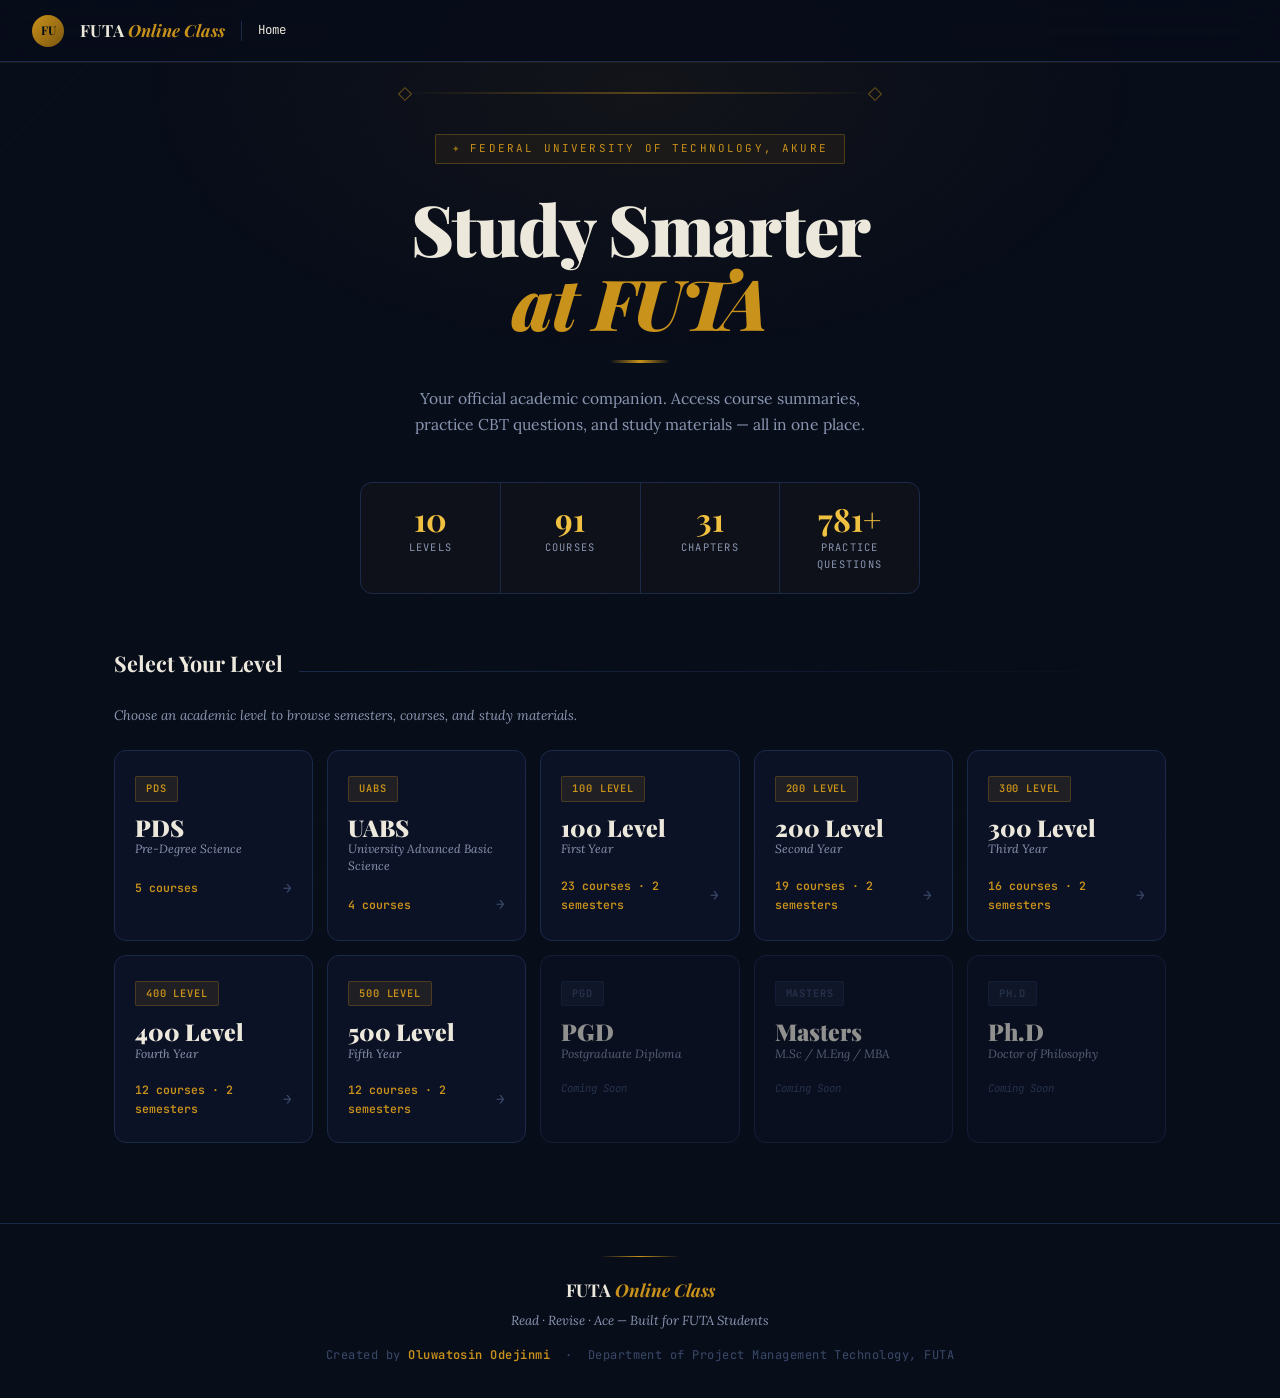
<file: futa-portal/index.html>
<!DOCTYPE html>
<html lang="en">
<head>
<meta charset="UTF-8" />
<meta name="viewport" content="width=device-width, initial-scale=1.0" />
<title>FUTA Online Class</title>
<link rel="preconnect" href="https://fonts.googleapis.com" />
<link href="https://fonts.googleapis.com/css2?family=Playfair+Display:ital,wght@0,500;0,700;0,900;1,700&family=Lora:ital,wght@0,400;0,500;0,600;1,400&family=JetBrains+Mono:wght@400;600&display=swap" rel="stylesheet" />
<link rel="stylesheet" href="style.css" />
</head>
<body>

<!-- NAVIGATION -->
<nav>
  <div class="nav-crest" onclick="navigate('home')">FU</div>
  <div class="nav-logo" onclick="navigate('home')">FUTA <span>Online Class</span></div>
  <div class="nav-divider"></div>
  <div class="nav-breadcrumb" id="breadcrumb"></div>
</nav>

<!-- PAGE: HOME -->
<div class="page active" id="page-home">
  <div class="hero">
    <div class="hero-ornament"></div>
    <div class="hero-badge">Federal University of Technology, Akure</div>
    <h1>Study Smarter<span class="line2">at FUTA</span></h1>
    <div class="hero-rule"></div>
    <p>Your official academic companion. Access course summaries, practice CBT questions, and study materials — all in one place.</p>
    <div class="hero-stats" id="hero-stats"></div>
  </div>
  <div class="container">
    <div class="section-head">
      <div class="section-title">Select Your Level</div>
      <div class="section-rule"></div>
    </div>
    <p class="section-sub">Choose an academic level to browse semesters, courses, and study materials.</p>
    <div class="level-grid" id="level-grid"></div>
  </div>
</div>

<!-- PAGE: LEVEL (courses by semester) -->
<div class="page" id="page-level">
  <div class="page-header">
    <button class="back-btn" onclick="navigate('home')">← All Levels</button>
    <div class="page-header-tag" id="level-tag"></div>
    <h2 id="level-title"></h2>
    <p id="level-desc"></p>
    <div class="page-header-rule"></div>
  </div>
  <div class="container">
    <div id="course-content"></div>
  </div>
</div>

<!-- PAGE: COURSE (chapters) -->
<div class="page" id="page-course">
  <div class="page-header">
    <button class="back-btn" id="course-back-btn">← Back to Courses</button>
    <div class="page-header-tag" id="course-tag"></div>
    <h2 id="course-title"></h2>
    <p id="course-desc"></p>
    <div class="page-header-rule"></div>
  </div>
  <div class="container">
    <div id="chapter-content"></div>
  </div>
</div>

<!-- CBT MODAL -->
<div class="modal-overlay" id="cbt-modal">
  <div class="modal">
    <button class="modal-close" onclick="closeCBT()">✕</button>
    <div class="modal-header">
      <div class="modal-title" id="cbt-modal-title">CBT Practice</div>
      <div class="modal-subtitle" id="cbt-modal-sub"></div>
    </div>
    <div id="cbt-body"></div>
  </div>
</div>

<!-- FOOTER -->
<footer class="site-footer">
  <div class="footer-rule"></div>
  <div class="footer-logo">FUTA <span>Online Class</span></div>
  <div class="footer-tagline">Read · Revise · Ace — Built for FUTA Students</div>
  <div class="footer-credit">Created by <strong>Oluwatosin Odejinmi</strong> &nbsp;·&nbsp; Department of Project Management Technology, FUTA</div>
</footer>

<!-- ============================================================
  COURSE DATA FILES — load each course's chapter data
  Add new course files here as you create them
============================================================ -->
<!-- 1. Registry FIRST — defines PORTAL_INJECT -->
<script src="registry.js"></script>

<!-- 2. Course files SECOND — call PORTAL_INJECT -->
<script src="courses/mts101.js"></script>
<script src="courses/ent301.js"></script>
<script src="courses/bio102.js"></script>
<script src="courses/mee102.js"></script>

<!-- 3. Data THIRD — reads _COURSE_REGISTRY -->
<script src="data.js"></script>

<!-- 4. App LAST — renders everything -->
<script src="app.js"></script>

<script>
  console.log("Registry:", _COURSE_REGISTRY);
  console.log("MTS 101 chapters:", _COURSE_REGISTRY["MTS 101"]);
  
  const lvl = PORTAL_DATA.levels.find(l => l.id === "100");
  const sem = lvl.semesters.find(s => s.id === "1st");
  const course = sem.courses.find(c => c.code === "MTS 101");
  console.log("Course chapters after inject:", course.chapters.length);
</script>

</body>
</html>
</file>
<file: futa-portal/style.css>
/* =============================================
   CSS CUSTOM PROPERTIES — Academic Navy/Gold
============================================= */
:root {
  --bg:         #080d1a;
  --bg2:        #0c1226;
  --bg3:        #101830;
  --card:       #0c1226;
  --card-hover: #121c38;
  --border:     #1c2a4a;
  --border-gold:#3a2e10;
  --accent:     #c9921a;
  --accent-lt:  #e8b84b;
  --accent-dim: #7a5510;
  --crimson:    #c0392b;
  --teal:       #2a9d8f;
  --text:       #ece8dc;
  --text-muted: #8a96b0;
  --text-dim:   #3a4a6a;
  --gold:       #c9921a;
  --gold-lt:    #f0c040;
  --radius:     12px;
  --radius-sm:  7px;
  --transition: 0.22s cubic-bezier(0.4,0,0.2,1);
}

* { box-sizing: border-box; margin: 0; padding: 0; }
html { scroll-behavior: smooth; }

body {
  background: var(--bg);
  color: var(--text);
  font-family: 'Lora', Georgia, serif;
  font-size: 15px;
  line-height: 1.65;
  min-height: 100vh;
  overflow-x: hidden;
}

/* ── Diagonal lines pattern ── */
body::before {
  content: '';
  position: fixed;
  inset: 0;
  background-image:
    repeating-linear-gradient(
      -45deg,
      transparent,
      transparent 40px,
      rgba(201,146,26,0.018) 40px,
      rgba(201,146,26,0.018) 41px
    );
  pointer-events: none;
  z-index: 0;
}

/* ── Subtle radial glow ── */
body::after {
  content: '';
  position: fixed;
  top: -20%;
  left: 50%;
  transform: translateX(-50%);
  width: 80vw;
  height: 60vh;
  background: radial-gradient(ellipse, rgba(201,146,26,0.055) 0%, transparent 70%);
  pointer-events: none;
  z-index: 0;
}

/* ━━━━━━━━━━━━━━━━━━━━━━━━━━━━━━━━━━━━━━━
   NAV
━━━━━━━━━━━━━━━━━━━━━━━━━━━━━━━━━━━━━━━ */
nav {
  position: sticky;
  top: 0;
  z-index: 100;
  display: flex;
  align-items: center;
  gap: 16px;
  padding: 0 32px;
  height: 62px;
  background: rgba(8,13,26,0.92);
  backdrop-filter: blur(20px);
  border-bottom: 1px solid var(--border);
  box-shadow: 0 1px 0 rgba(201,146,26,0.1);
}

.nav-crest {
  width: 32px;
  height: 32px;
  border-radius: 50%;
  background: linear-gradient(135deg, var(--gold) 0%, #7a5510 100%);
  display: flex;
  align-items: center;
  justify-content: center;
  font-size: 0.75rem;
  font-weight: 700;
  color: var(--bg);
  font-family: 'Playfair Display', serif;
  flex-shrink: 0;
  cursor: pointer;
}

.nav-logo {
  font-family: 'Playfair Display', serif;
  font-size: 1.05rem;
  font-weight: 700;
  color: var(--text);
  cursor: pointer;
  user-select: none;
  letter-spacing: 0.01em;
}
.nav-logo span {
  color: var(--gold);
  font-style: italic;
}

.nav-divider {
  width: 1px;
  height: 20px;
  background: var(--border);
  flex-shrink: 0;
}

.nav-breadcrumb {
  display: flex;
  align-items: center;
  gap: 6px;
  font-size: 0.78rem;
  color: var(--text-muted);
  font-family: 'JetBrains Mono', monospace;
  flex-wrap: wrap;
}
.nav-breadcrumb .sep { opacity: 0.35; }
.nav-breadcrumb .crumb {
  cursor: pointer;
  color: var(--text-muted);
  transition: color var(--transition);
}
.nav-breadcrumb .crumb:hover { color: var(--gold); }
.nav-breadcrumb .crumb.active { color: var(--text); pointer-events: none; }

/* ━━━━━━━━━━━━━━━━━━━━━━━━━━━━━━━━━━━━━━━
   PAGES
━━━━━━━━━━━━━━━━━━━━━━━━━━━━━━━━━━━━━━━ */
.page { display: none; position: relative; z-index: 1; animation: fadeUp 0.35s ease forwards; }
.page.active { display: block; }

@keyframes fadeUp {
  from { opacity: 0; transform: translateY(16px); }
  to   { opacity: 1; transform: translateY(0); }
}

/* ━━━━━━━━━━━━━━━━━━━━━━━━━━━━━━━━━━━━━━━
   HERO
━━━━━━━━━━━━━━━━━━━━━━━━━━━━━━━━━━━━━━━ */
.hero {
  position: relative;
  padding: 72px 28px 52px;
  text-align: center;
  max-width: 820px;
  margin: 0 auto;
  overflow: hidden;
}

.hero-ornament {
  position: absolute;
  top: 30px;
  left: 50%;
  transform: translateX(-50%);
  width: 480px;
  height: 2px;
  background: linear-gradient(90deg, transparent, rgba(201,146,26,0.4), transparent);
}
.hero-ornament::before, .hero-ornament::after {
  content: '';
  position: absolute;
  top: -3px;
  width: 8px;
  height: 8px;
  border: 1px solid rgba(201,146,26,0.5);
  transform: rotate(45deg);
}
.hero-ornament::before { left: 0; }
.hero-ornament::after  { right: 0; }

.hero-badge {
  display: inline-flex;
  align-items: center;
  gap: 8px;
  font-family: 'JetBrains Mono', monospace;
  font-size: 0.68rem;
  letter-spacing: 0.2em;
  text-transform: uppercase;
  color: var(--gold);
  border: 1px solid rgba(201,146,26,0.3);
  background: rgba(201,146,26,0.07);
  padding: 5px 16px;
  border-radius: 2px;
  margin-bottom: 28px;
}
.hero-badge::before {
  content: '✦';
  font-size: 0.55rem;
  opacity: 0.7;
}

.hero h1 {
  font-family: 'Playfair Display', serif;
  font-size: clamp(2.6rem, 6vw, 4.4rem);
  font-weight: 900;
  line-height: 1.05;
  color: var(--text);
  margin-bottom: 20px;
  letter-spacing: -0.02em;
}
.hero h1 .line2 {
  display: block;
  color: var(--gold);
  font-style: italic;
}

.hero-rule {
  width: 60px;
  height: 3px;
  background: linear-gradient(90deg, transparent, var(--gold), transparent);
  margin: 0 auto 22px;
}

.hero p {
  color: var(--text-muted);
  font-size: 0.98rem;
  max-width: 500px;
  margin: 0 auto;
  font-family: 'Lora', serif;
  line-height: 1.7;
}

.hero-stats {
  display: flex;
  justify-content: center;
  gap: 0;
  margin-top: 44px;
  border: 1px solid var(--border);
  border-radius: var(--radius);
  overflow: hidden;
  max-width: 560px;
  margin-left: auto;
  margin-right: auto;
  background: rgba(201,146,26,0.03);
}
.stat {
  flex: 1;
  padding: 20px 12px;
  text-align: center;
  border-right: 1px solid var(--border);
  position: relative;
}
.stat:last-child { border-right: none; }
.stat-num {
  font-family: 'Playfair Display', serif;
  font-size: 2rem;
  font-weight: 700;
  color: var(--gold-lt);
  line-height: 1;
  margin-bottom: 4px;
}
.stat-label {
  font-size: 0.65rem;
  color: var(--text-muted);
  text-transform: uppercase;
  letter-spacing: 0.12em;
  font-family: 'JetBrains Mono', monospace;
}

/* ━━━━━━━━━━━━━━━━━━━━━━━━━━━━━━━━━━━━━━━
   SECTION TITLES
━━━━━━━━━━━━━━━━━━━━━━━━━━━━━━━━━━━━━━━ */
.section-head {
  display: flex;
  align-items: baseline;
  gap: 16px;
  margin-bottom: 22px;
}
.section-title {
  font-family: 'Playfair Display', serif;
  font-size: 1.35rem;
  font-weight: 700;
  color: var(--text);
}
.section-rule {
  flex: 1;
  height: 1px;
  background: linear-gradient(90deg, var(--border), transparent);
}
.section-sub {
  color: var(--text-muted);
  font-size: 0.85rem;
  margin-bottom: 24px;
  font-family: 'Lora', serif;
  font-style: italic;
}

/* ━━━━━━━━━━━━━━━━━━━━━━━━━━━━━━━━━━━━━━━
   CONTAINER
━━━━━━━━━━━━━━━━━━━━━━━━━━━━━━━━━━━━━━━ */
.container {
  max-width: 1100px;
  margin: 0 auto;
  padding: 0 24px 80px;
}

/* ━━━━━━━━━━━━━━━━━━━━━━━━━━━━━━━━━━━━━━━
   LEVEL GRID (Home Page)
━━━━━━━━━━━━━━━━━━━━━━━━━━━━━━━━━━━━━━━ */
.level-grid {
  display: grid;
  grid-template-columns: repeat(auto-fill, minmax(175px, 1fr));
  gap: 14px;
}

.level-card {
  background: var(--card);
  border: 1px solid var(--border);
  border-radius: var(--radius);
  padding: 24px 20px;
  cursor: pointer;
  transition: background var(--transition), border-color var(--transition), transform var(--transition), box-shadow var(--transition);
  position: relative;
  overflow: hidden;
}
.level-card::after {
  content: '';
  position: absolute;
  bottom: 0; left: 0; right: 0;
  height: 2px;
  background: linear-gradient(90deg, var(--accent-dim), var(--gold), var(--accent-dim));
  opacity: 0;
  transition: opacity var(--transition);
}
.level-card:hover {
  background: var(--card-hover);
  border-color: rgba(201,146,26,0.35);
  transform: translateY(-3px);
  box-shadow: 0 8px 28px rgba(0,0,0,0.4), 0 0 0 1px rgba(201,146,26,0.1);
}
.level-card:hover::after { opacity: 1; }

.level-card.empty {
  opacity: 0.6;
  cursor: default;
}
.level-card.empty:hover {
  transform: none;
  background: var(--card);
  border-color: var(--border);
  box-shadow: none;
}
.level-card.empty::after { display: none; }

.level-badge {
  display: inline-block;
  font-family: 'JetBrains Mono', monospace;
  font-size: 0.65rem;
  font-weight: 600;
  letter-spacing: 0.08em;
  text-transform: uppercase;
  padding: 3px 10px;
  border-radius: 2px;
  margin-bottom: 14px;
  background: rgba(201,146,26,0.1);
  color: var(--gold);
  border: 1px solid rgba(201,146,26,0.25);
}
.level-card.empty .level-badge {
  background: rgba(58,74,106,0.2);
  color: var(--text-dim);
  border-color: var(--border);
}

.level-name {
  font-family: 'Playfair Display', serif;
  font-size: 1.45rem;
  font-weight: 900;
  color: var(--text);
  margin-bottom: 2px;
  line-height: 1;
}
.level-full {
  font-size: 0.75rem;
  color: var(--text-muted);
  margin-bottom: 18px;
  line-height: 1.4;
  font-family: 'Lora', serif;
  font-style: italic;
}
.level-footer {
  display: flex;
  align-items: center;
  justify-content: space-between;
  font-size: 0.72rem;
  color: var(--text-dim);
  font-family: 'JetBrains Mono', monospace;
}
.level-count { color: var(--gold); font-weight: 600; }
.level-arrow {
  font-size: 0.9rem;
  transition: transform var(--transition), color var(--transition);
}
.level-card:hover .level-arrow { transform: translateX(4px); color: var(--gold); }
.coming-soon-tag { font-size: 0.67rem; color: var(--text-dim); font-style: italic; }

/* ━━━━━━━━━━━━━━━━━━━━━━━━━━━━━━━━━━━━━━━
   BACK BUTTON
━━━━━━━━━━━━━━━━━━━━━━━━━━━━━━━━━━━━━━━ */
.back-btn {
  display: inline-flex;
  align-items: center;
  gap: 7px;
  font-size: 0.8rem;
  color: var(--text-muted);
  background: rgba(255,255,255,0.03);
  border: 1px solid var(--border);
  border-radius: 2px;
  padding: 7px 16px;
  cursor: pointer;
  transition: all var(--transition);
  margin-bottom: 28px;
  font-family: 'JetBrains Mono', monospace;
  letter-spacing: 0.03em;
}
.back-btn:hover {
  color: var(--gold);
  border-color: rgba(201,146,26,0.4);
  background: rgba(201,146,26,0.06);
}

/* ━━━━━━━━━━━━━━━━━━━━━━━━━━━━━━━━━━━━━━━
   PAGE HEADER
━━━━━━━━━━━━━━━━━━━━━━━━━━━━━━━━━━━━━━━ */
.page-header {
  padding: 44px 24px 0;
  max-width: 1100px;
  margin: 0 auto 36px;
  position: relative;
}
.page-header-top {
  display: flex;
  align-items: flex-start;
  justify-content: space-between;
  flex-wrap: wrap;
  gap: 16px;
  margin-bottom: 6px;
}
.page-header-tag {
  display: inline-block;
  font-family: 'JetBrains Mono', monospace;
  font-size: 0.66rem;
  text-transform: uppercase;
  letter-spacing: 0.18em;
  color: var(--gold);
  margin-bottom: 10px;
  opacity: 0.85;
}
.page-header h2 {
  font-family: 'Playfair Display', serif;
  font-size: clamp(1.9rem, 4vw, 3rem);
  font-weight: 900;
  color: var(--text);
  margin-bottom: 8px;
  line-height: 1.08;
  letter-spacing: -0.02em;
}
.page-header p {
  color: var(--text-muted);
  font-size: 0.9rem;
  font-style: italic;
  font-family: 'Lora', serif;
}
.page-header-rule {
  width: 100%;
  height: 1px;
  background: linear-gradient(90deg, rgba(201,146,26,0.4), rgba(201,146,26,0.05), transparent);
  margin-top: 24px;
}

/* ━━━━━━━━━━━━━━━━━━━━━━━━━━━━━━━━━━━━━━━
   SEMESTER TABS
━━━━━━━━━━━━━━━━━━━━━━━━━━━━━━━━━━━━━━━ */
.semester-tabs {
  display: flex;
  gap: 0;
  margin-bottom: 28px;
  border-bottom: 1px solid var(--border);
  overflow-x: auto;
  scrollbar-width: none;
}
.semester-tabs::-webkit-scrollbar { display: none; }

.sem-tab {
  font-family: 'JetBrains Mono', monospace;
  font-size: 0.75rem;
  letter-spacing: 0.06em;
  padding: 12px 24px;
  cursor: pointer;
  color: var(--text-muted);
  border-bottom: 2px solid transparent;
  margin-bottom: -1px;
  transition: all var(--transition);
  white-space: nowrap;
  text-transform: uppercase;
  position: relative;
}
.sem-tab:hover { color: var(--text); }
.sem-tab.active {
  color: var(--gold);
  border-bottom-color: var(--gold);
  background: rgba(201,146,26,0.04);
}

.sem-panel { display: none; }
.sem-panel.active { display: block; animation: fadeUp 0.25s ease forwards; }

/* ━━━━━━━━━━━━━━━━━━━━━━━━━━━━━━━━━━━━━━━
   COURSE GRID
━━━━━━━━━━━━━━━━━━━━━━━━━━━━━━━━━━━━━━━ */
.course-grid {
  display: grid;
  grid-template-columns: repeat(auto-fill, minmax(275px, 1fr));
  gap: 12px;
}

.course-card {
  background: var(--card);
  border: 1px solid var(--border);
  border-radius: var(--radius);
  padding: 20px;
  cursor: pointer;
  transition: all var(--transition);
  position: relative;
  overflow: hidden;
}
.course-card::before {
  content: '';
  position: absolute;
  left: 0; top: 0; bottom: 0;
  width: 3px;
  background: linear-gradient(180deg, var(--gold), var(--accent-dim));
  opacity: 0;
  transition: opacity var(--transition);
}
.course-card:hover {
  background: var(--card-hover);
  border-color: rgba(201,146,26,0.3);
  transform: translateY(-2px);
  box-shadow: 0 6px 20px rgba(0,0,0,0.3);
}
.course-card:hover::before { opacity: 1; }
.course-card.empty { cursor: default; opacity: 0.6; }
.course-card.empty:hover { transform: none; background: var(--card); border-color: var(--border); box-shadow: none; }
.course-card.empty::before { display: none; }

.course-code {
  font-family: 'JetBrains Mono', monospace;
  font-size: 0.68rem;
  font-weight: 600;
  letter-spacing: 0.1em;
  color: var(--gold);
  margin-bottom: 6px;
  text-transform: uppercase;
}
.course-title {
  font-size: 0.93rem;
  font-weight: 600;
  color: var(--text);
  margin-bottom: 14px;
  line-height: 1.4;
  font-family: 'Lora', serif;
}
.course-meta {
  display: flex;
  align-items: center;
  justify-content: space-between;
  font-size: 0.73rem;
  color: var(--text-muted);
}
.chapter-count {
  display: flex;
  align-items: center;
  gap: 5px;
  color: var(--gold);
  font-size: 0.68rem;
  font-family: 'JetBrains Mono', monospace;
}
.course-arrow {
  font-size: 0.85rem;
  color: var(--text-dim);
  transition: transform var(--transition), color var(--transition);
}
.course-card:hover .course-arrow { transform: translateX(4px); color: var(--gold); }

/* ━━━━━━━━━━━━━━━━━━━━━━━━━━━━━━━━━━━━━━━
   CHAPTER LIST
━━━━━━━━━━━━━━━━━━━━━━━━━━━━━━━━━━━━━━━ */
.chapter-list {
  display: flex;
  flex-direction: column;
  gap: 10px;
}

.chapter-item {
  background: var(--card);
  border: 1px solid var(--border);
  border-radius: var(--radius);
  overflow: hidden;
  transition: border-color var(--transition);
}
.chapter-item:hover { border-color: rgba(201,146,26,0.25); }

.chapter-header {
  display: flex;
  align-items: center;
  gap: 16px;
  padding: 16px 20px;
  cursor: pointer;
  transition: background var(--transition);
}
.chapter-header:hover { background: rgba(201,146,26,0.03); }

.ch-num {
  width: 38px;
  height: 38px;
  border-radius: 50%;
  background: rgba(201,146,26,0.1);
  border: 1px solid rgba(201,146,26,0.25);
  display: flex;
  align-items: center;
  justify-content: center;
  font-family: 'Playfair Display', serif;
  font-size: 0.85rem;
  font-weight: 700;
  color: var(--gold);
  flex-shrink: 0;
}

.ch-info { flex: 1; min-width: 0; }
.ch-label {
  font-size: 0.66rem;
  text-transform: uppercase;
  letter-spacing: 0.12em;
  color: var(--text-dim);
  font-family: 'JetBrains Mono', monospace;
  margin-bottom: 2px;
}
.ch-title {
  font-weight: 600;
  font-size: 0.92rem;
  color: var(--text);
  line-height: 1.35;
  font-family: 'Lora', serif;
}

.ch-toggle {
  font-size: 0.8rem;
  color: var(--text-dim);
  transition: transform var(--transition), color var(--transition);
  flex-shrink: 0;
  width: 24px;
  height: 24px;
  border-radius: 50%;
  display: flex;
  align-items: center;
  justify-content: center;
  border: 1px solid var(--border);
}
.chapter-item.open .ch-toggle {
  transform: rotate(180deg);
  color: var(--gold);
  border-color: rgba(201,146,26,0.3);
  background: rgba(201,146,26,0.08);
}

.chapter-body {
  display: none;
  padding: 0 20px 22px;
  border-top: 1px solid var(--border);
}
.chapter-item.open .chapter-body { display: block; }

.ch-summary {
  color: var(--text-muted);
  font-size: 0.87rem;
  line-height: 1.7;
  margin: 16px 0 18px;
  font-family: 'Lora', serif;
}

.ch-keypoints { margin-bottom: 20px; }
.ch-keypoints-title {
  font-size: 0.68rem;
  text-transform: uppercase;
  letter-spacing: 0.12em;
  color: var(--gold);
  margin-bottom: 10px;
  font-family: 'JetBrains Mono', monospace;
  opacity: 0.8;
}
.ch-keypoints ul { list-style: none; display: flex; flex-direction: column; gap: 5px; }
.ch-keypoints ul li {
  display: flex;
  gap: 10px;
  font-size: 0.85rem;
  color: var(--text-muted);
  font-family: 'Lora', serif;
}
.ch-keypoints ul li::before {
  content: '◆';
  color: var(--gold);
  flex-shrink: 0;
  font-size: 0.45rem;
  margin-top: 8px;
}

.ch-actions { display: flex; gap: 10px; flex-wrap: wrap; }

.btn {
  display: inline-flex;
  align-items: center;
  gap: 7px;
  padding: 9px 18px;
  border-radius: var(--radius-sm);
  font-size: 0.78rem;
  font-weight: 600;
  font-family: 'JetBrains Mono', monospace;
  cursor: pointer;
  border: none;
  transition: all var(--transition);
  letter-spacing: 0.03em;
  text-decoration: none;
}
.btn-primary {
  background: linear-gradient(135deg, var(--gold) 0%, #a07010 100%);
  color: #0a0e1a;
}
.btn-primary:hover { background: linear-gradient(135deg, var(--gold-lt) 0%, var(--gold) 100%); transform: translateY(-1px); box-shadow: 0 4px 14px rgba(201,146,26,0.3); }

.btn-secondary {
  background: rgba(201,146,26,0.08);
  color: var(--gold);
  border: 1px solid rgba(201,146,26,0.3);
}
.btn-secondary:hover { background: rgba(201,146,26,0.15); transform: translateY(-1px); }

.btn-ghost {
  background: rgba(255,255,255,0.04);
  color: var(--text-muted);
  border: 1px solid var(--border);
}
.btn-ghost:hover { background: rgba(255,255,255,0.07); color: var(--text); }
.btn:disabled, .btn.disabled { opacity: 0.35; cursor: not-allowed; pointer-events: none; }

/* ━━━━━━━━━━━━━━━━━━━━━━━━━━━━━━━━━━━━━━━
   CBT MODAL
━━━━━━━━━━━━━━━━━━━━━━━━━━━━━━━━━━━━━━━ */
.modal-overlay {
  display: none;
  position: fixed;
  inset: 0;
  background: rgba(0,0,0,0.8);
  backdrop-filter: blur(8px);
  z-index: 999;
  padding: 20px;
  overflow-y: auto;
}
.modal-overlay.open { display: flex; align-items: flex-start; justify-content: center; }

.modal {
  background: var(--bg2);
  border: 1px solid rgba(201,146,26,0.2);
  border-radius: var(--radius);
  padding: 32px;
  width: 100%;
  max-width: 660px;
  margin: auto;
  animation: fadeUp 0.25s ease;
  position: relative;
  box-shadow: 0 24px 60px rgba(0,0,0,0.6), 0 0 0 1px rgba(201,146,26,0.05);
}
.modal::before {
  content: '';
  position: absolute;
  top: 0; left: 32px; right: 32px;
  height: 2px;
  background: linear-gradient(90deg, transparent, var(--gold), transparent);
}

.modal-close {
  position: absolute;
  top: 16px; right: 18px;
  background: none;
  border: 1px solid var(--border);
  color: var(--text-muted);
  font-size: 0.75rem;
  cursor: pointer;
  transition: all var(--transition);
  line-height: 1;
  width: 28px;
  height: 28px;
  border-radius: 50%;
  display: flex;
  align-items: center;
  justify-content: center;
}
.modal-close:hover { color: var(--text); border-color: rgba(201,146,26,0.4); }

.modal-header { margin-bottom: 24px; }
.modal-title {
  font-family: 'Playfair Display', serif;
  font-size: 1.3rem;
  font-weight: 700;
  color: var(--text);
  margin-bottom: 4px;
}
.modal-subtitle { font-size: 0.8rem; color: var(--text-muted); font-family: 'Lora', serif; font-style: italic; }

.cbt-progress {
  background: rgba(255,255,255,0.06);
  border-radius: 100px;
  height: 4px;
  margin-bottom: 24px;
  overflow: hidden;
}
.cbt-progress-bar {
  height: 100%;
  background: linear-gradient(90deg, var(--accent-dim), var(--gold));
  border-radius: 100px;
  transition: width 0.4s ease;
}

.cbt-q-count {
  font-family: 'JetBrains Mono', monospace;
  font-size: 0.7rem;
  color: var(--text-muted);
  margin-bottom: 10px;
  letter-spacing: 0.06em;
}

.cbt-question {
  font-size: 0.95rem;
  font-weight: 500;
  color: var(--text);
  line-height: 1.6;
  margin-bottom: 22px;
  font-family: 'Lora', serif;
}

.cbt-options { display: flex; flex-direction: column; gap: 9px; margin-bottom: 22px; }
.cbt-option {
  background: rgba(255,255,255,0.03);
  border: 1px solid var(--border);
  border-radius: var(--radius-sm);
  padding: 12px 16px;
  cursor: pointer;
  font-size: 0.87rem;
  color: var(--text-muted);
  transition: all var(--transition);
  text-align: left;
  font-family: 'Lora', serif;
}
.cbt-option:hover { background: rgba(201,146,26,0.06); border-color: rgba(201,146,26,0.3); color: var(--text); }
.cbt-option.selected-correct { background: rgba(42,157,143,0.1); border-color: var(--teal); color: var(--teal); }
.cbt-option.selected-wrong   { background: rgba(192,57,43,0.1);  border-color: var(--crimson); color: var(--crimson); }
.cbt-option.reveal-correct   { background: rgba(201,146,26,0.06); border-color: rgba(201,146,26,0.3); color: var(--gold); }
.cbt-option:disabled, .cbt-option[disabled] { pointer-events: none; }

.cbt-feedback {
  font-size: 0.83rem;
  padding: 12px 16px;
  border-radius: var(--radius-sm);
  margin-bottom: 18px;
  display: none;
  font-family: 'Lora', serif;
  line-height: 1.6;
}
.cbt-feedback.show  { display: block; }
.cbt-feedback.correct { background: rgba(42,157,143,0.1); color: var(--teal); border: 1px solid rgba(42,157,143,0.2); }
.cbt-feedback.wrong   { background: rgba(192,57,43,0.1);  color: #e67e73; border: 1px solid rgba(192,57,43,0.2); }

.cbt-nav { display: flex; justify-content: space-between; align-items: center; }

.cbt-score-screen { text-align: center; padding: 20px 0; }
.score-ring {
  width: 116px;
  height: 116px;
  border-radius: 50%;
  background: conic-gradient(var(--gold) var(--pct, 0%), rgba(255,255,255,0.05) 0%);
  display: flex;
  align-items: center;
  justify-content: center;
  margin: 0 auto 22px;
  position: relative;
  box-shadow: 0 0 30px rgba(201,146,26,0.2);
}
.score-ring::before {
  content: '';
  position: absolute;
  inset: 10px;
  background: var(--bg2);
  border-radius: 50%;
}
.score-num {
  position: relative;
  z-index: 1;
  font-family: 'Playfair Display', serif;
  font-size: 1.7rem;
  font-weight: 700;
  color: var(--text);
}
.score-label { font-size: 1.1rem; font-weight: 600; color: var(--text); margin-bottom: 6px; font-family: 'Playfair Display', serif; }
.score-sub { font-size: 0.83rem; color: var(--text-muted); font-family: 'Lora', serif; font-style: italic; }

/* ━━━━━━━━━━━━━━━━━━━━━━━━━━━━━━━━━━━━━━━
   COMING SOON BANNER
━━━━━━━━━━━━━━━━━━━━━━━━━━━━━━━━━━━━━━━ */
.coming-soon-banner {
  background: rgba(201,146,26,0.03);
  border: 1px dashed rgba(201,146,26,0.2);
  border-radius: var(--radius);
  padding: 56px 30px;
  text-align: center;
  margin-top: 10px;
}
.coming-soon-banner .icon { font-size: 2.2rem; margin-bottom: 16px; display: block; }
.coming-soon-banner h3 {
  font-family: 'Playfair Display', serif;
  font-size: 1.4rem;
  font-weight: 700;
  color: var(--text);
  margin-bottom: 8px;
}
.coming-soon-banner p { color: var(--text-muted); font-size: 0.87rem; max-width: 360px; margin: 0 auto; font-style: italic; font-family: 'Lora', serif; }

/* ━━━━━━━━━━━━━━━━━━━━━━━━━━━━━━━━━━━━━━━
   FOOTER
━━━━━━━━━━━━━━━━━━━━━━━━━━━━━━━━━━━━━━━ */
.site-footer {
  position: relative;
  z-index: 1;
  text-align: center;
  padding: 32px 24px;
  border-top: 1px solid var(--border);
}
.footer-rule {
  width: 80px;
  height: 1px;
  background: linear-gradient(90deg, transparent, var(--gold), transparent);
  margin: 0 auto 18px;
}
.footer-logo {
  font-family: 'Playfair Display', serif;
  font-size: 1.1rem;
  font-weight: 700;
  color: var(--text);
  margin-bottom: 6px;
}
.footer-logo span { color: var(--gold); font-style: italic; }
.footer-tagline {
  font-family: 'Lora', serif;
  font-style: italic;
  font-size: 0.82rem;
  color: var(--text-muted);
  margin-bottom: 14px;
}
.footer-credit {
  font-size: 0.75rem;
  color: var(--text-dim);
  font-family: 'JetBrains Mono', monospace;
  letter-spacing: 0.04em;
}
.footer-credit strong {
  color: var(--gold);
  font-weight: 600;
}

/* ━━━━━━━━━━━━━━━━━━━━━━━━━━━━━━━━━━━━━━━
   RESPONSIVE
━━━━━━━━━━━━━━━━━━━━━━━━━━━━━━━━━━━━━━━ */
@media (max-width: 600px) {
  nav { padding: 0 16px; }
  .hero { padding: 52px 16px 36px; }
  .container { padding: 0 16px 60px; }
  .level-grid { grid-template-columns: repeat(2, 1fr); gap: 10px; }
  .course-grid { grid-template-columns: 1fr; }
  .modal { padding: 22px 18px; }
  .hero-stats { flex-direction: column; gap: 0; border: none; background: none; }
  .stat { border-right: none; border-bottom: 1px solid var(--border); border-radius: 0; }
  .stat:last-child { border-bottom: none; }
}
</file>
